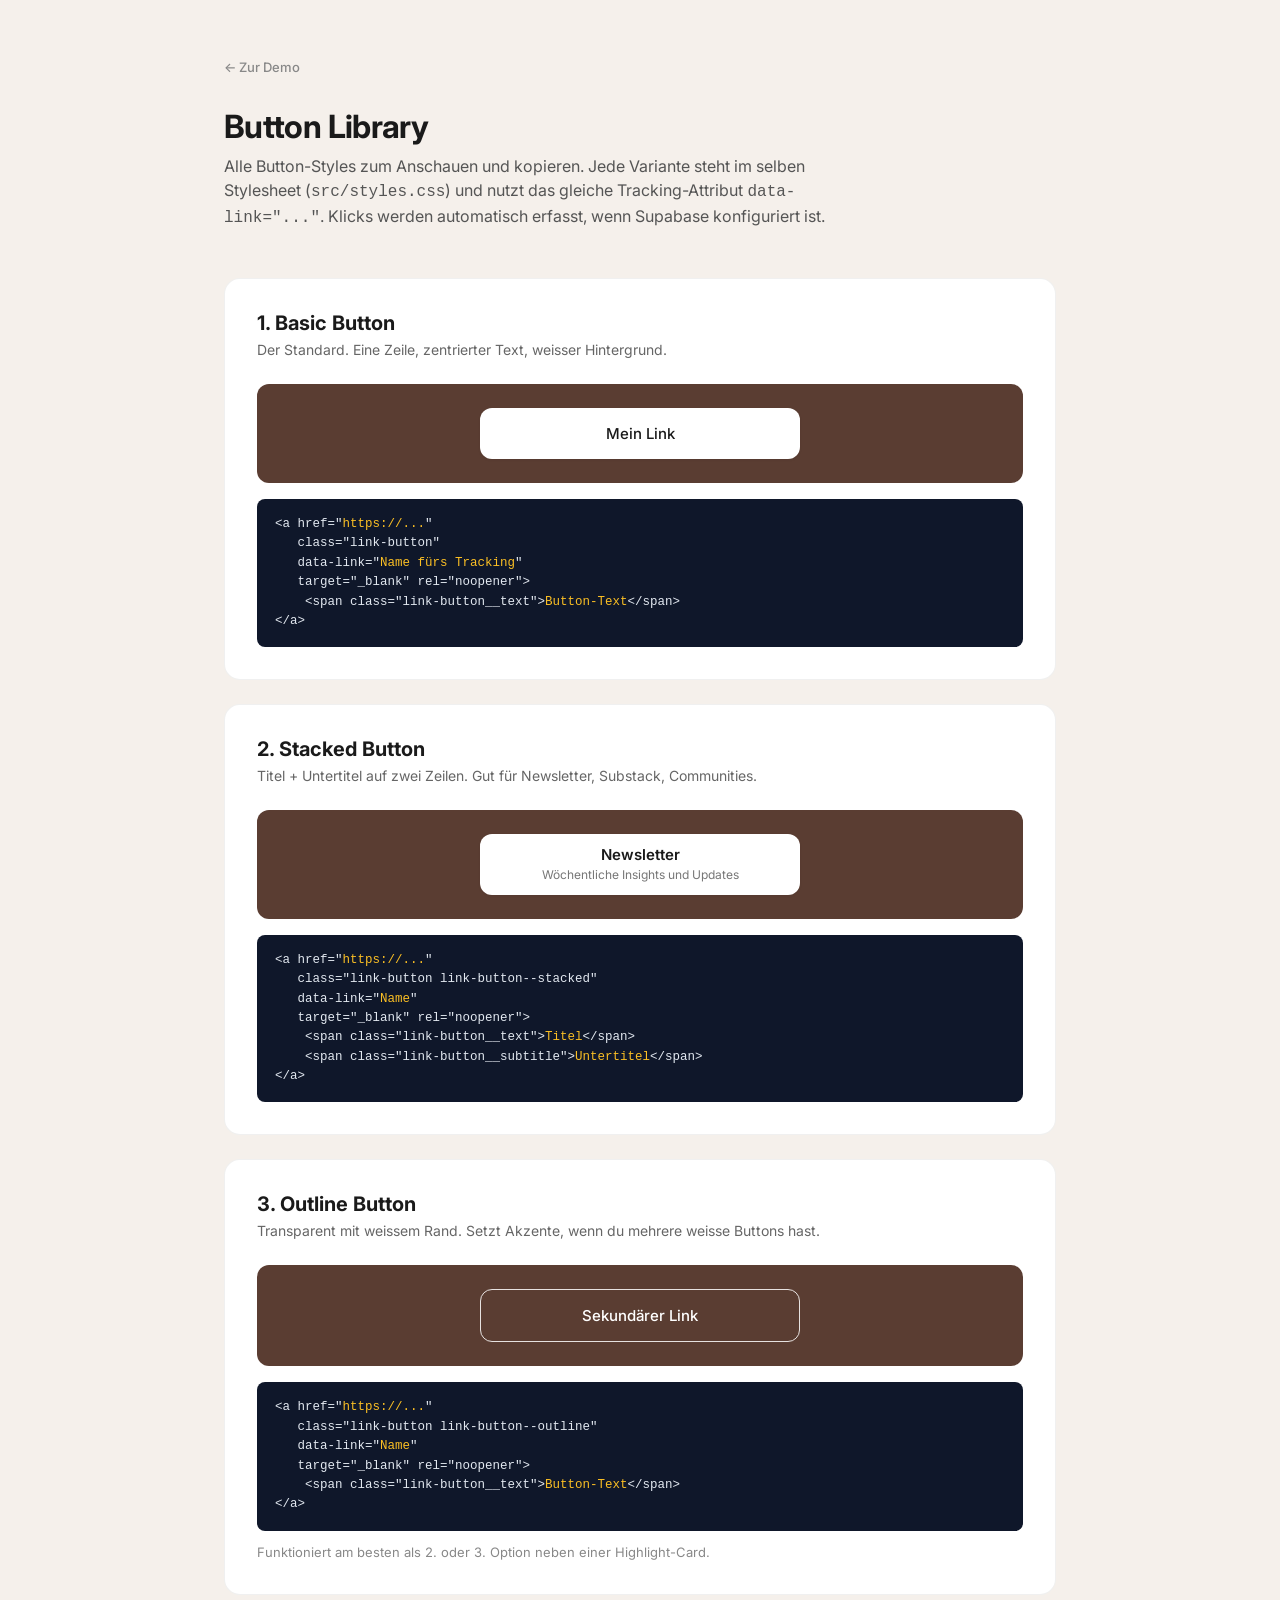
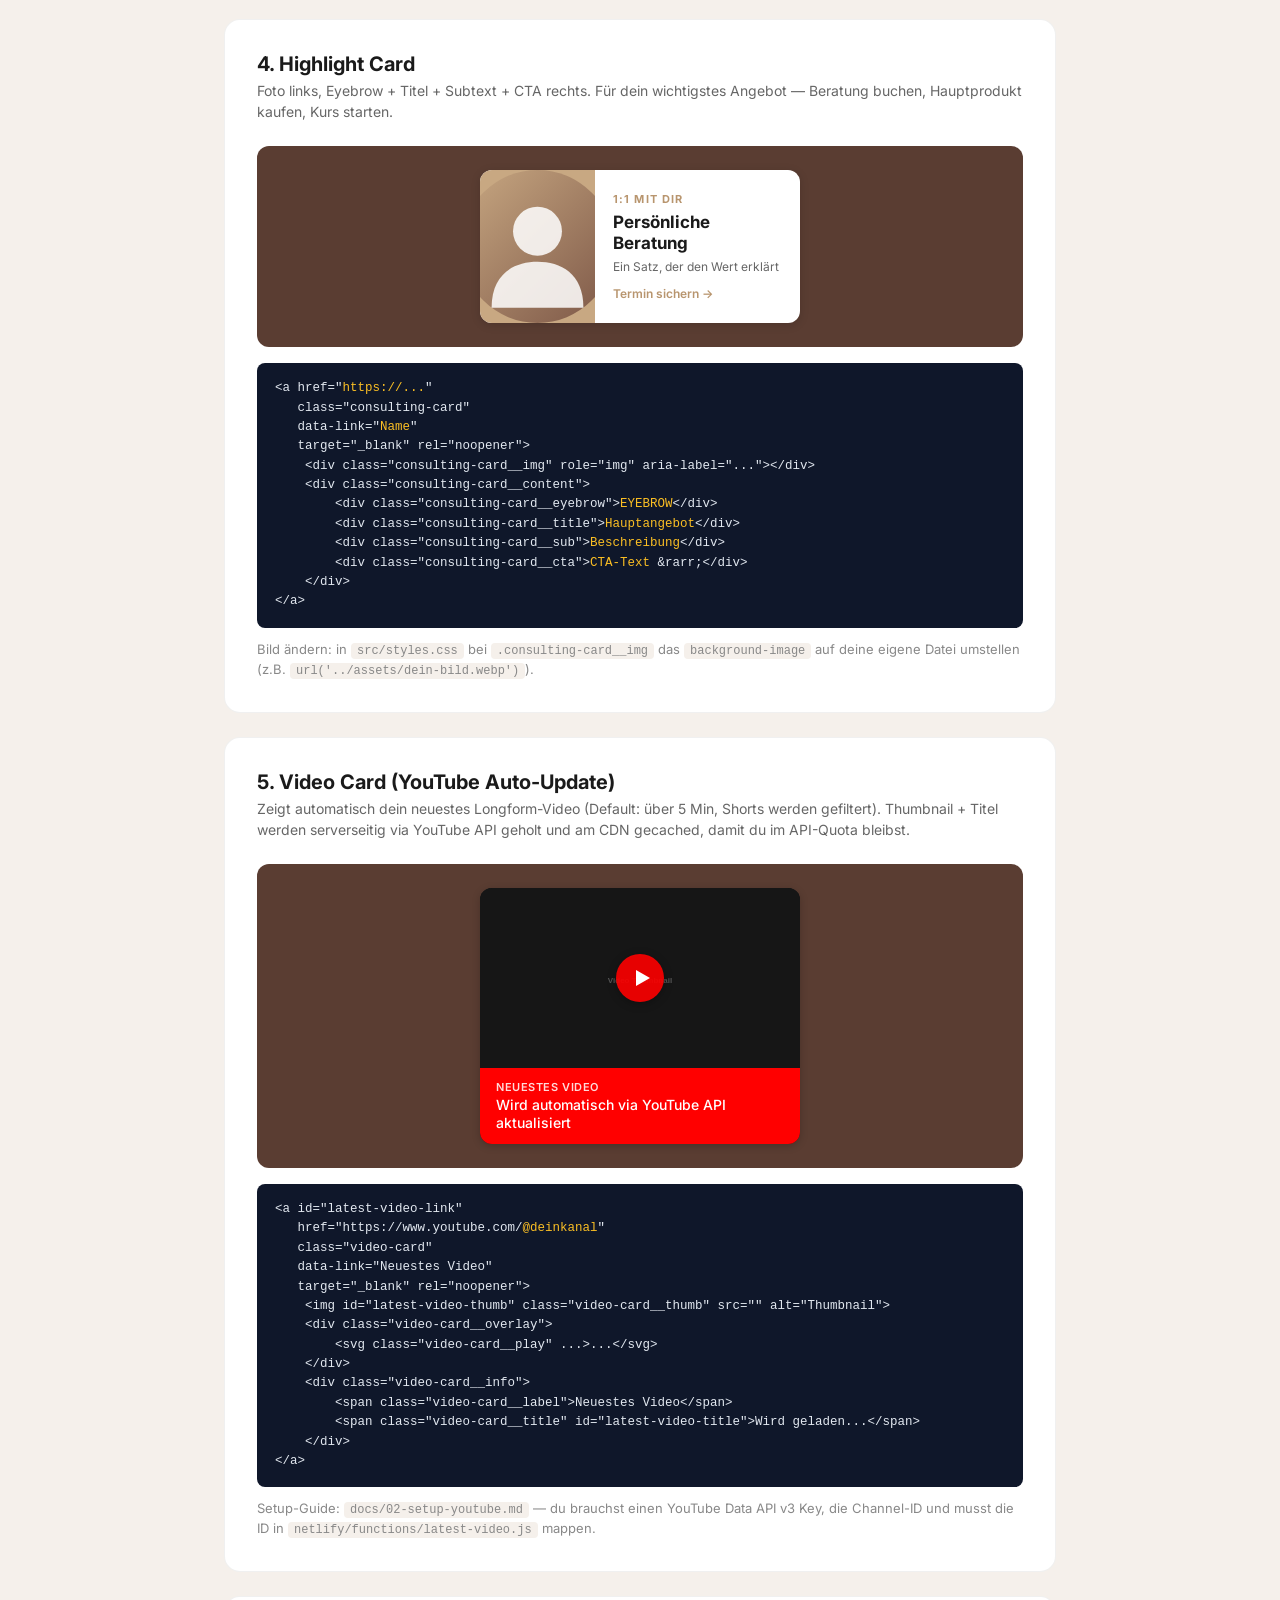
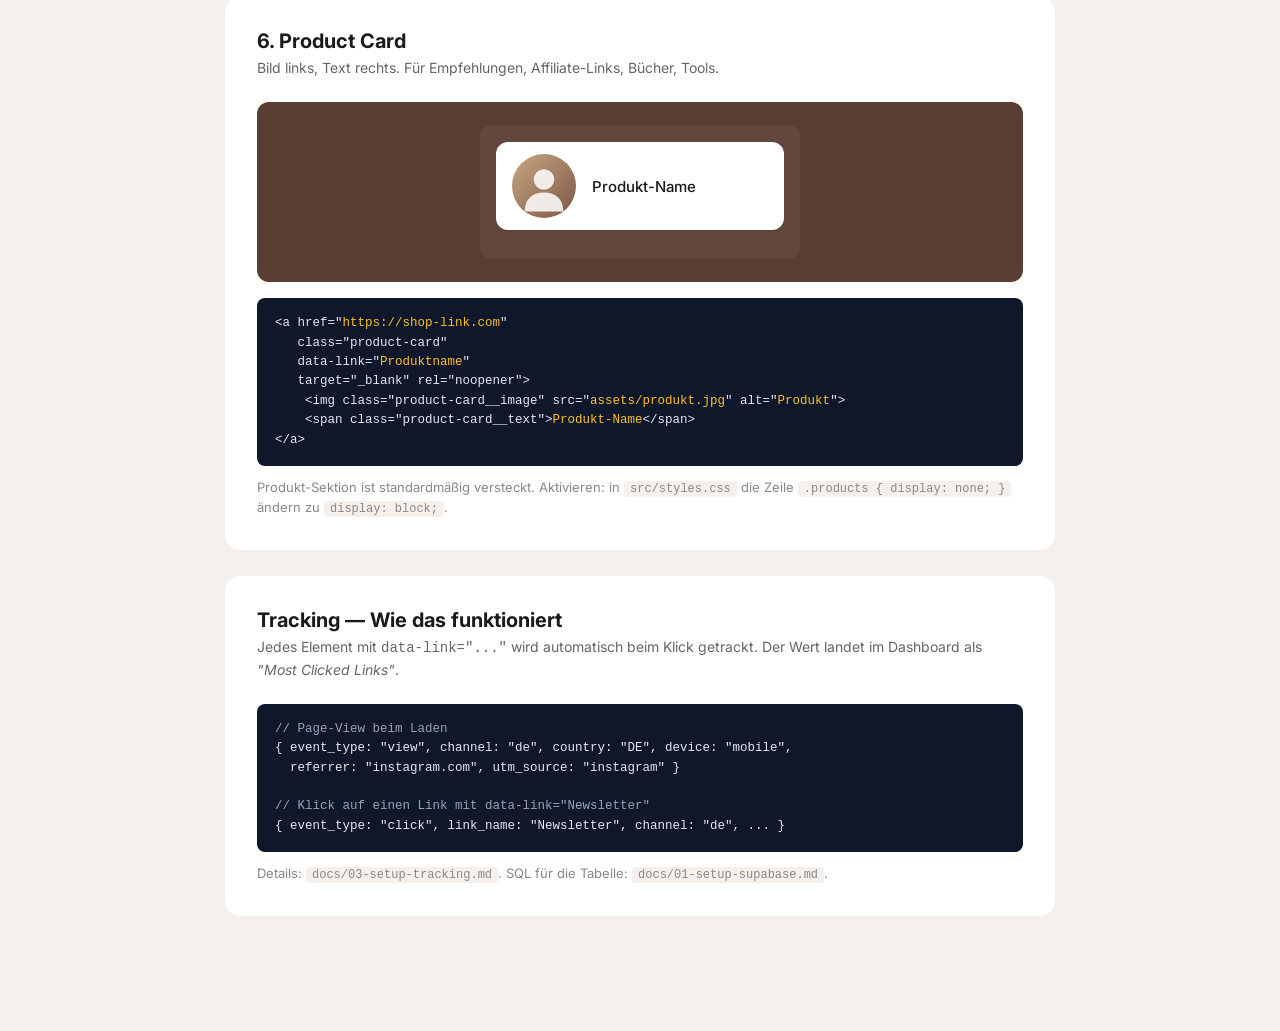
<file: components.html>
<!DOCTYPE html>
<html lang="de">
<head>
    <meta charset="UTF-8">
    <meta name="viewport" content="width=device-width, initial-scale=1.0">
    <title>Open Link Tree — Button Library</title>
    <meta name="description" content="Alle Button-Styles zum Anschauen und Kopieren">

    <link rel="stylesheet" href="src/styles.css">
    <link rel="preconnect" href="https://fonts.googleapis.com">
    <link rel="preconnect" href="https://fonts.gstatic.com" crossorigin>
    <link href="https://fonts.googleapis.com/css2?family=Inter:wght@400;500;600;700&display=swap" rel="stylesheet">

    <style>
        /* Library-spezifisches Styling — überschreibt das Phone-Frame Layout */
        body {
            background: #f5f0eb;
            display: block;
            align-items: stretch;
            justify-content: stretch;
            color: #1a1a1a;
        }
        .lib {
            max-width: 880px;
            margin: 0 auto;
            padding: 56px 24px 96px;
        }
        .lib__header { margin-bottom: 48px; }
        .lib__title {
            font-size: 32px;
            font-weight: 700;
            letter-spacing: -0.02em;
            margin-bottom: 8px;
        }
        .lib__lead {
            font-size: 16px;
            color: #555;
            line-height: 1.5;
            max-width: 640px;
        }
        .lib__back {
            font-size: 13px;
            font-weight: 500;
            color: #888;
            text-decoration: none;
            display: inline-flex;
            margin-bottom: 32px;
        }
        .lib__back:hover { color: #333; }

        .lib__section {
            background: #fff;
            border-radius: 16px;
            padding: 32px;
            margin-bottom: 24px;
            border: 1px solid rgba(0,0,0,0.06);
        }
        .lib__section-title {
            font-size: 20px;
            font-weight: 700;
            margin-bottom: 4px;
        }
        .lib__section-desc {
            font-size: 14px;
            color: #666;
            line-height: 1.5;
            margin-bottom: 24px;
        }
        .lib__preview {
            background: #5a3d32;
            border-radius: 12px;
            padding: 24px;
            margin-bottom: 16px;
            display: flex;
            justify-content: center;
        }
        .lib__preview-inner { width: 320px; max-width: 100%; }
        .lib__snippet {
            background: #0f172a;
            border-radius: 8px;
            padding: 16px 18px;
            font-family: ui-monospace, SFMono-Regular, 'SF Mono', Menlo, monospace;
            font-size: 12.5px;
            line-height: 1.55;
            color: #e2e8f0;
            overflow-x: auto;
            white-space: pre;
        }
        .lib__snippet b { color: #fbbf24; font-weight: 400; }
        .lib__snippet i { color: #94a3b8; font-style: normal; }

        .lib__hint {
            font-size: 13px;
            color: #888;
            margin-top: 12px;
            line-height: 1.5;
        }
        .lib__hint code {
            background: #f5f0eb;
            padding: 1px 6px;
            border-radius: 4px;
            font-size: 12px;
        }
    </style>
</head>
<body>
    <div class="lib">

        <a href="index.html" class="lib__back">&larr; Zur Demo</a>

        <header class="lib__header">
            <h1 class="lib__title">Button Library</h1>
            <p class="lib__lead">
                Alle Button-Styles zum Anschauen und kopieren. Jede Variante steht im selben
                Stylesheet (<code>src/styles.css</code>) und nutzt das gleiche Tracking-Attribut
                <code>data-link="..."</code>. Klicks werden automatisch erfasst, wenn Supabase
                konfiguriert ist.
            </p>
        </header>

        <!-- ===================== BASIC ===================== -->
        <section class="lib__section">
            <h2 class="lib__section-title">1. Basic Button</h2>
            <p class="lib__section-desc">Der Standard. Eine Zeile, zentrierter Text, weisser Hintergrund.</p>

            <div class="lib__preview"><div class="lib__preview-inner">
                <a href="#" class="link-button" data-link="Demo: Basic"><span class="link-button__text">Mein Link</span></a>
            </div></div>

            <pre class="lib__snippet">&lt;a href="<b>https://...</b>"
   class="link-button"
   data-link="<b>Name fürs Tracking</b>"
   target="_blank" rel="noopener"&gt;
    &lt;span class="link-button__text"&gt;<b>Button-Text</b>&lt;/span&gt;
&lt;/a&gt;</pre>
        </section>

        <!-- ===================== STACKED ===================== -->
        <section class="lib__section">
            <h2 class="lib__section-title">2. Stacked Button</h2>
            <p class="lib__section-desc">Titel + Untertitel auf zwei Zeilen. Gut für Newsletter, Substack, Communities.</p>

            <div class="lib__preview"><div class="lib__preview-inner">
                <a href="#" class="link-button link-button--stacked" data-link="Demo: Stacked">
                    <span class="link-button__text">Newsletter</span>
                    <span class="link-button__subtitle">Wöchentliche Insights und Updates</span>
                </a>
            </div></div>

            <pre class="lib__snippet">&lt;a href="<b>https://...</b>"
   class="link-button link-button--stacked"
   data-link="<b>Name</b>"
   target="_blank" rel="noopener"&gt;
    &lt;span class="link-button__text"&gt;<b>Titel</b>&lt;/span&gt;
    &lt;span class="link-button__subtitle"&gt;<b>Untertitel</b>&lt;/span&gt;
&lt;/a&gt;</pre>
        </section>

        <!-- ===================== OUTLINE ===================== -->
        <section class="lib__section">
            <h2 class="lib__section-title">3. Outline Button</h2>
            <p class="lib__section-desc">Transparent mit weissem Rand. Setzt Akzente, wenn du mehrere weisse Buttons hast.</p>

            <div class="lib__preview"><div class="lib__preview-inner">
                <a href="#" class="link-button link-button--outline" data-link="Demo: Outline"><span class="link-button__text">Sekundärer Link</span></a>
            </div></div>

            <pre class="lib__snippet">&lt;a href="<b>https://...</b>"
   class="link-button link-button--outline"
   data-link="<b>Name</b>"
   target="_blank" rel="noopener"&gt;
    &lt;span class="link-button__text"&gt;<b>Button-Text</b>&lt;/span&gt;
&lt;/a&gt;</pre>
            <p class="lib__hint">Funktioniert am besten als 2. oder 3. Option neben einer Highlight-Card.</p>
        </section>

        <!-- ===================== HIGHLIGHT CARD ===================== -->
        <section class="lib__section">
            <h2 class="lib__section-title">4. Highlight Card</h2>
            <p class="lib__section-desc">
                Foto links, Eyebrow + Titel + Subtext + CTA rechts. Für dein wichtigstes Angebot
                — Beratung buchen, Hauptprodukt kaufen, Kurs starten.
            </p>

            <div class="lib__preview"><div class="lib__preview-inner">
                <a href="#" class="consulting-card" data-link="Demo: Highlight">
                    <div class="consulting-card__img" role="img" aria-label="Highlight"></div>
                    <div class="consulting-card__content">
                        <div class="consulting-card__eyebrow">1:1 mit dir</div>
                        <div class="consulting-card__title">Persönliche Beratung</div>
                        <div class="consulting-card__sub">Ein Satz, der den Wert erklärt</div>
                        <div class="consulting-card__cta">Termin sichern &rarr;</div>
                    </div>
                </a>
            </div></div>

            <pre class="lib__snippet">&lt;a href="<b>https://...</b>"
   class="consulting-card"
   data-link="<b>Name</b>"
   target="_blank" rel="noopener"&gt;
    &lt;div class="consulting-card__img" role="img" aria-label="..."&gt;&lt;/div&gt;
    &lt;div class="consulting-card__content"&gt;
        &lt;div class="consulting-card__eyebrow"&gt;<b>EYEBROW</b>&lt;/div&gt;
        &lt;div class="consulting-card__title"&gt;<b>Hauptangebot</b>&lt;/div&gt;
        &lt;div class="consulting-card__sub"&gt;<b>Beschreibung</b>&lt;/div&gt;
        &lt;div class="consulting-card__cta"&gt;<b>CTA-Text</b> &amp;rarr;&lt;/div&gt;
    &lt;/div&gt;
&lt;/a&gt;</pre>
            <p class="lib__hint">
                Bild ändern: in <code>src/styles.css</code> bei <code>.consulting-card__img</code>
                das <code>background-image</code> auf deine eigene Datei umstellen
                (z.B. <code>url('../assets/dein-bild.webp')</code>).
            </p>
        </section>

        <!-- ===================== VIDEO CARD ===================== -->
        <section class="lib__section">
            <h2 class="lib__section-title">5. Video Card (YouTube Auto-Update)</h2>
            <p class="lib__section-desc">
                Zeigt automatisch dein neuestes Longform-Video (Default: über 5 Min, Shorts werden
                gefiltert). Thumbnail + Titel werden serverseitig via YouTube API geholt
                und am CDN gecached, damit du im API-Quota bleibst.
            </p>

            <div class="lib__preview"><div class="lib__preview-inner">
                <a href="#" class="video-card" data-link="Demo: Video">
                    <img class="video-card__thumb" src="assets/video-placeholder.svg" alt="Video Thumbnail">
                    <div class="video-card__overlay">
                        <svg class="video-card__play" width="48" height="48" viewBox="0 0 48 48"><circle cx="24" cy="24" r="24" fill="rgba(255,0,0,0.9)"/><polygon points="20,16 20,32 34,24" fill="white"/></svg>
                    </div>
                    <div class="video-card__info">
                        <span class="video-card__label">Neuestes Video</span>
                        <span class="video-card__title">Wird automatisch via YouTube API aktualisiert</span>
                    </div>
                </a>
            </div></div>

            <pre class="lib__snippet">&lt;a id="latest-video-link"
   href="https://www.youtube.com/<b>@deinkanal</b>"
   class="video-card"
   data-link="Neuestes Video"
   target="_blank" rel="noopener"&gt;
    &lt;img id="latest-video-thumb" class="video-card__thumb" src="" alt="Thumbnail"&gt;
    &lt;div class="video-card__overlay"&gt;
        &lt;svg class="video-card__play" ...&gt;...&lt;/svg&gt;
    &lt;/div&gt;
    &lt;div class="video-card__info"&gt;
        &lt;span class="video-card__label"&gt;Neuestes Video&lt;/span&gt;
        &lt;span class="video-card__title" id="latest-video-title"&gt;Wird geladen...&lt;/span&gt;
    &lt;/div&gt;
&lt;/a&gt;</pre>
            <p class="lib__hint">
                Setup-Guide: <code>docs/02-setup-youtube.md</code> — du brauchst einen YouTube
                Data API v3 Key, die Channel-ID und musst die ID in
                <code>netlify/functions/latest-video.js</code> mappen.
            </p>
        </section>

        <!-- ===================== PRODUCT CARD ===================== -->
        <section class="lib__section">
            <h2 class="lib__section-title">6. Product Card</h2>
            <p class="lib__section-desc">Bild links, Text rechts. Für Empfehlungen, Affiliate-Links, Bücher, Tools.</p>

            <div class="lib__preview"><div class="lib__preview-inner" style="background: rgba(255,255,255,0.05); padding: 16px; border-radius: 8px;">
                <a href="#" class="product-card" data-link="Demo: Product" style="display: flex;">
                    <img class="product-card__image" src="assets/avatar-placeholder.svg" alt="Product">
                    <span class="product-card__text">Produkt-Name</span>
                </a>
            </div></div>

            <pre class="lib__snippet">&lt;a href="<b>https://shop-link.com</b>"
   class="product-card"
   data-link="<b>Produktname</b>"
   target="_blank" rel="noopener"&gt;
    &lt;img class="product-card__image" src="<b>assets/produkt.jpg</b>" alt="<b>Produkt</b>"&gt;
    &lt;span class="product-card__text"&gt;<b>Produkt-Name</b>&lt;/span&gt;
&lt;/a&gt;</pre>
            <p class="lib__hint">
                Produkt-Sektion ist standardmäßig versteckt. Aktivieren: in
                <code>src/styles.css</code> die Zeile <code>.products { display: none; }</code>
                ändern zu <code>display: block;</code>.
            </p>
        </section>

        <!-- ===================== TRACKING HINT ===================== -->
        <section class="lib__section">
            <h2 class="lib__section-title">Tracking — Wie das funktioniert</h2>
            <p class="lib__section-desc">
                Jedes Element mit <code>data-link="..."</code> wird automatisch beim Klick getrackt.
                Der Wert landet im Dashboard als <em>"Most Clicked Links"</em>.
            </p>
            <pre class="lib__snippet"><i>// Page-View beim Laden</i>
{ event_type: "view", channel: "de", country: "DE", device: "mobile",
  referrer: "instagram.com", utm_source: "instagram" }

<i>// Klick auf einen Link mit data-link="Newsletter"</i>
{ event_type: "click", link_name: "Newsletter", channel: "de", ... }</pre>
            <p class="lib__hint">
                Details: <code>docs/03-setup-tracking.md</code>. SQL für die Tabelle:
                <code>docs/01-setup-supabase.md</code>.
            </p>
        </section>

    </div>
</body>
</html>
</file>
<file: src/styles.css>
/*
 * ===================== OPEN LINK TREE — STYLES =====================
 *
 * Design-Tokens stehen in :root unten. Ändere dort Farben, Radius,
 * Phone-Width und alles passt sich an.
 *
 * Sections in dieser Datei:
 *   1. Reset + Tokens
 *   2. Body / Phone-Frame
 *   3. Profile Header
 *   4. Link Buttons (alle Varianten — die "Button Library")
 *   5. Products
 *   6. Footer + Social
 *   7. Mobile Breakpoint
 *
 * Alle Button-Varianten gibt es auch in components.html zum Anschauen.
 */

/* ===================== 1. RESET + TOKENS ===================== */
*, *::before, *::after {
    margin: 0;
    padding: 0;
    box-sizing: border-box;
}

:root {
    /* Farben */
    --color-bg-outer: #5a3d32;      /* Hintergrund hinter dem Phone-Frame */
    --color-bg-inner: #7c5646;      /* Hintergrund im Phone-Frame */
    --color-text: #1a1a1a;
    --color-text-light: #666;
    --color-white: #ffffff;
    --color-accent: #c8a882;
    --color-accent-hover: #b8956e;
    --color-border: rgba(0, 0, 0, 0.08);

    /* Typo + Layout */
    --font-main: 'Inter', -apple-system, BlinkMacSystemFont, sans-serif;
    --radius: 12px;
    --max-width: 480px;
    --phone-width: 420px;
    --phone-height: 90vh;
}

/* ===================== 2. BODY + PHONE FRAME ===================== */
body {
    font-family: var(--font-main);
    background-color: var(--color-bg-outer);
    color: var(--color-text);
    min-height: 100vh;
    display: flex;
    justify-content: center;
    align-items: center;
    -webkit-font-smoothing: antialiased;
}

.phone-frame {
    width: var(--phone-width);
    height: var(--phone-height);
    border-radius: 32px;
    overflow-y: auto;
    overflow-x: hidden;
    position: relative;
    background-color: var(--color-bg-inner);
    background-image: url('../assets/background-placeholder.svg');
    background-size: cover;
    background-position: center;
    box-shadow: 0 20px 60px rgba(0, 0, 0, 0.4);
}

/* Scrollbar im Frame verstecken */
.phone-frame::-webkit-scrollbar { display: none; }
.phone-frame {
    -ms-overflow-style: none;
    scrollbar-width: none;
}

.container {
    width: 100%;
    max-width: var(--max-width);
    margin: 0 auto;
    padding: 48px 24px 32px;
    display: flex;
    flex-direction: column;
    align-items: center;
    min-height: 100%;
}

/* ===================== 3. PROFILE HEADER ===================== */
.profile {
    text-align: center;
    margin-bottom: 32px;
}

.profile__avatar {
    width: 96px;
    height: 96px;
    border-radius: 50%;
    object-fit: cover;
    border: 3px solid var(--color-white);
    box-shadow: 0 2px 12px rgba(0, 0, 0, 0.1);
    margin-bottom: 16px;
}

.profile__name {
    font-size: 22px;
    font-weight: 600;
    letter-spacing: -0.02em;
    margin-bottom: 4px;
    color: var(--color-white);
}

.profile__tagline {
    font-size: 14px;
    color: rgba(255, 255, 255, 0.75);
    font-weight: 400;
}

/* ===================== 4. LINK BUTTON LIBRARY ===================== */
.links {
    width: 100%;
    display: flex;
    flex-direction: column;
    gap: 12px;
    margin-bottom: 40px;
}

/* --- 4a. Basic Button --- */
.link-button {
    display: flex;
    align-items: center;
    justify-content: center;
    gap: 8px;
    width: 100%;
    padding: 16px 24px;
    background: var(--color-white);
    border-radius: var(--radius);
    text-decoration: none;
    color: var(--color-text);
    font-size: 15px;
    font-weight: 500;
    transition: transform 0.15s ease, box-shadow 0.15s ease;
    box-shadow: 0 1px 3px rgba(0, 0, 0, 0.06);
    position: relative;
}

.link-button:hover {
    transform: translateY(-2px);
    box-shadow: 0 4px 12px rgba(0, 0, 0, 0.1);
}

.link-button:active {
    transform: translateY(0);
}

.link-button__icon { font-size: 12px; }

/* --- 4b. Stacked Button (Title + Subtitle) --- */
.link-button--stacked {
    flex-direction: column;
    gap: 3px;
    padding: 12px 24px;
}

.link-button--stacked .link-button__text {
    font-size: 15px;
    font-weight: 600;
    line-height: 1.2;
}

.link-button__subtitle {
    font-size: 12px;
    font-weight: 400;
    color: #777;
    line-height: 1.3;
    text-align: center;
}

/* --- 4c. Outline Button (alternative Look) --- */
.link-button--outline {
    background: transparent;
    border: 1.5px solid rgba(255, 255, 255, 0.85);
    color: var(--color-white);
    box-shadow: none;
}

.link-button--outline:hover {
    background: rgba(255, 255, 255, 0.1);
    box-shadow: none;
}

/* --- 4d. Highlight Card (Bild + Eyebrow + Title + Subtext + CTA) --- */
.consulting-card {
    display: flex;
    align-items: stretch;
    width: 100%;
    min-height: 153px;
    background: var(--color-white);
    border-radius: var(--radius);
    overflow: hidden;
    text-decoration: none;
    color: var(--color-text);
    box-shadow: 0 2px 10px rgba(0, 0, 0, 0.15);
    transition: transform 0.15s ease, box-shadow 0.15s ease;
}

.consulting-card:hover {
    transform: translateY(-2px);
    box-shadow: 0 6px 18px rgba(0, 0, 0, 0.2);
}

.consulting-card__img {
    width: 115px;
    flex-shrink: 0;
    background-image: url('../assets/avatar-placeholder.svg');
    background-size: cover;
    background-position: center center;
    background-color: var(--color-accent);
}

.consulting-card__content {
    flex: 1;
    padding: 16px 18px;
    display: flex;
    flex-direction: column;
    justify-content: center;
}

.consulting-card__eyebrow {
    font-size: 11px;
    font-weight: 700;
    text-transform: uppercase;
    letter-spacing: 0.1em;
    color: var(--color-accent-hover);
    margin-bottom: 6px;
}

.consulting-card__title {
    font-size: 17px;
    font-weight: 700;
    line-height: 1.2;
    margin-bottom: 6px;
}

.consulting-card__sub {
    font-size: 12px;
    color: #666;
    line-height: 1.4;
}

.consulting-card__cta {
    display: inline-flex;
    align-items: center;
    gap: 4px;
    font-size: 12px;
    font-weight: 600;
    color: var(--color-accent-hover);
    margin-top: 10px;
}

/* --- 4e. Video Card (YouTube Thumbnail + Title) --- */
.video-card {
    display: block;
    width: 100%;
    border-radius: var(--radius);
    overflow: hidden;
    text-decoration: none;
    color: var(--color-white);
    position: relative;
    background: #1a1a1a;
    transition: transform 0.15s ease, box-shadow 0.15s ease;
    box-shadow: 0 2px 8px rgba(0, 0, 0, 0.2);
}

.video-card:hover {
    transform: translateY(-2px);
    box-shadow: 0 6px 20px rgba(0, 0, 0, 0.3);
}

.video-card__thumb {
    width: 100%;
    aspect-ratio: 16 / 9;
    object-fit: cover;
    display: block;
    background: #1a1a1a;
}

.video-card__overlay {
    position: absolute;
    top: 0;
    left: 0;
    width: 100%;
    aspect-ratio: 16 / 9;
    display: flex;
    align-items: center;
    justify-content: center;
    background: rgba(0, 0, 0, 0.15);
    transition: background 0.15s ease;
}

.video-card:hover .video-card__overlay {
    background: rgba(0, 0, 0, 0.3);
}

.video-card__play {
    filter: drop-shadow(0 2px 4px rgba(0, 0, 0, 0.3));
}

.video-card__info {
    padding: 12px 16px;
    background: #FF0000;
}

.video-card__label {
    display: block;
    font-size: 11px;
    font-weight: 600;
    text-transform: uppercase;
    letter-spacing: 0.05em;
    opacity: 0.85;
    margin-bottom: 2px;
}

.video-card__title {
    display: -webkit-box;
    -webkit-box-orient: vertical;
    -webkit-line-clamp: 3;
    line-clamp: 3;
    overflow: hidden;
    font-size: 14px;
    font-weight: 500;
    line-height: 1.3;
}

/* ===================== 5. PRODUCTS ===================== */
.products {
    width: 100%;
    margin-bottom: 40px;
    display: none; /* Aktivieren: display: block; */
}

.products__heading {
    font-size: 13px;
    font-weight: 600;
    text-transform: uppercase;
    letter-spacing: 0.08em;
    color: rgba(255, 255, 255, 0.7);
    margin-bottom: 16px;
    text-align: center;
}

.products__placeholder {
    text-align: center;
    font-size: 14px;
    color: rgba(255, 255, 255, 0.5);
    padding: 20px;
}

.product-card {
    display: flex;
    align-items: center;
    gap: 16px;
    width: 100%;
    padding: 12px 16px;
    background: var(--color-white);
    border-radius: var(--radius);
    text-decoration: none;
    color: var(--color-text);
    transition: transform 0.15s ease, box-shadow 0.15s ease;
    box-shadow: 0 1px 3px rgba(0, 0, 0, 0.06);
    margin-bottom: 12px;
}

.product-card:hover {
    transform: translateY(-2px);
    box-shadow: 0 4px 12px rgba(0, 0, 0, 0.1);
}

.product-card__image {
    width: 64px;
    height: 64px;
    border-radius: 8px;
    object-fit: cover;
}

.product-card__text {
    font-size: 15px;
    font-weight: 500;
}

/* ===================== 6. FOOTER + SOCIAL ===================== */
.footer {
    display: flex;
    flex-direction: column;
    align-items: center;
    gap: 16px;
    padding-top: 24px;
    padding-bottom: 8px;
    margin-top: auto;
}

.social {
    display: flex;
    gap: 20px;
}

.social__icon {
    color: var(--color-white);
    opacity: 0.6;
    transition: opacity 0.15s ease;
}

.social__icon:hover {
    opacity: 1;
}

.footer__legal {
    display: flex;
    gap: 16px;
}

.footer__impressum {
    font-size: 12px;
    color: rgba(255, 255, 255, 0.5);
    text-decoration: none;
}

.footer__impressum:hover {
    color: rgba(255, 255, 255, 0.8);
}

/* ===================== 7. MOBILE BREAKPOINT ===================== */
@media (max-width: 550px) {
    body {
        background-color: var(--color-bg-inner);
        align-items: flex-start;
    }

    .phone-frame {
        width: 100%;
        height: auto;
        min-height: 100vh;
        border-radius: 0;
        box-shadow: none;
    }

    .container {
        padding: 32px 16px 24px;
        min-height: 100vh;
    }

    .profile__avatar {
        width: 80px;
        height: 80px;
    }

    .profile__name {
        font-size: 20px;
    }
}
</file>
